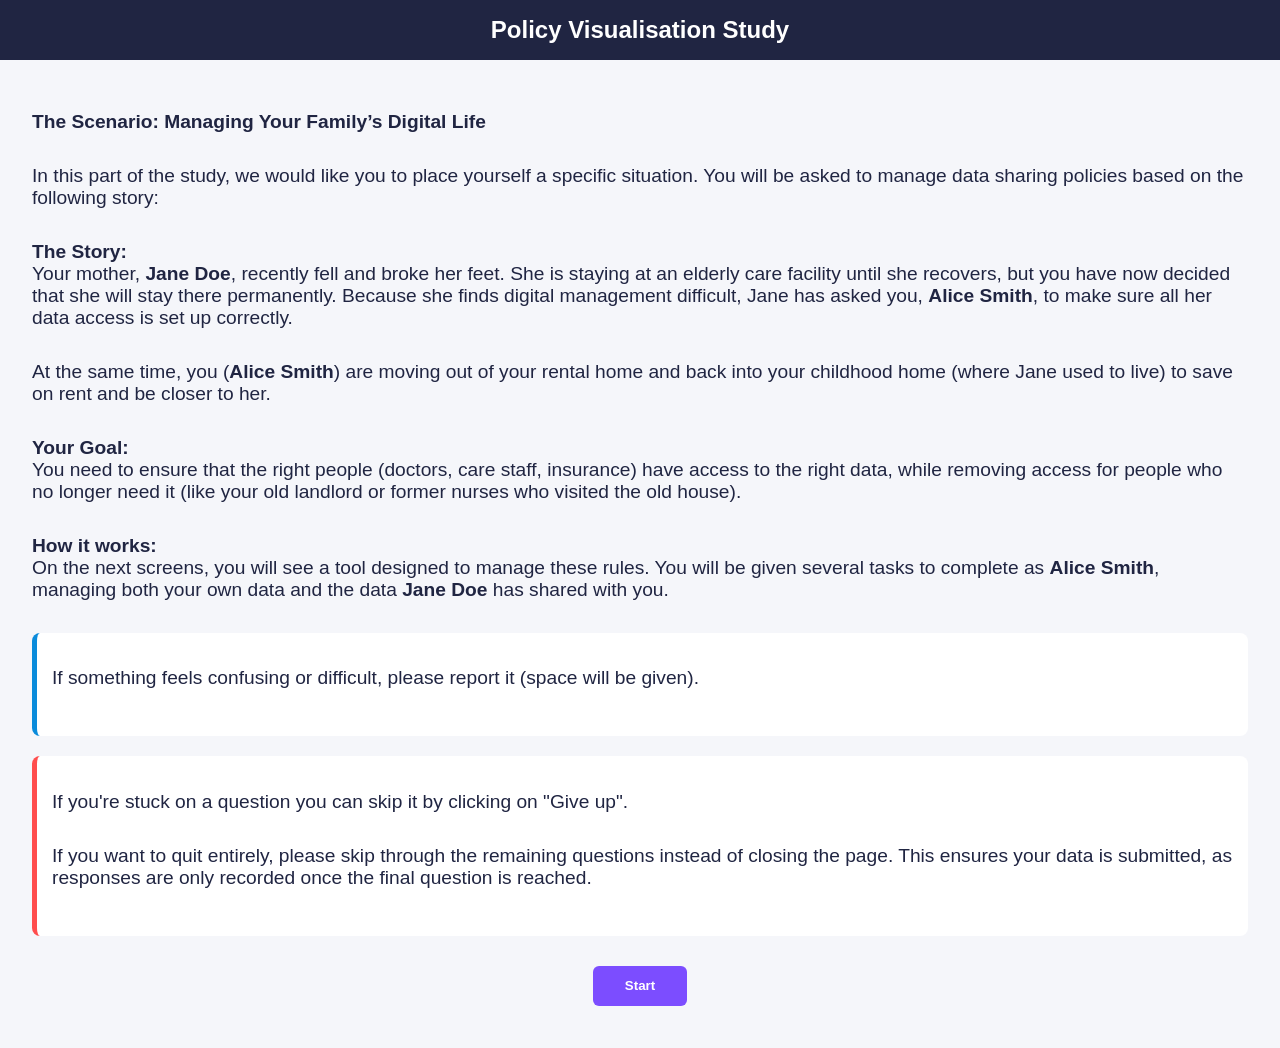
<file: index.html>
<!DOCTYPE html>
<html lang="en">
<head>
<meta charset="UTF-8">
<meta name="viewport" content="width=device-width, initial-scale=1.0">
<title>Policy Visualisation Study</title>
<link rel="stylesheet" href="assets/css/global.css">
<link rel="icon" type="image/x-icon" href="assets/images/logo.png">
<script src="assets/js/landing.js" defer></script>
</head>
<body>

<header class="header">
    <div class="header-label">Policy Visualisation Study</div>
</header>

<main class="informative">
    <div id="introText">
    </div>
    <button id="startButton">Start</button>

</main>

</body>
</html>
</file>
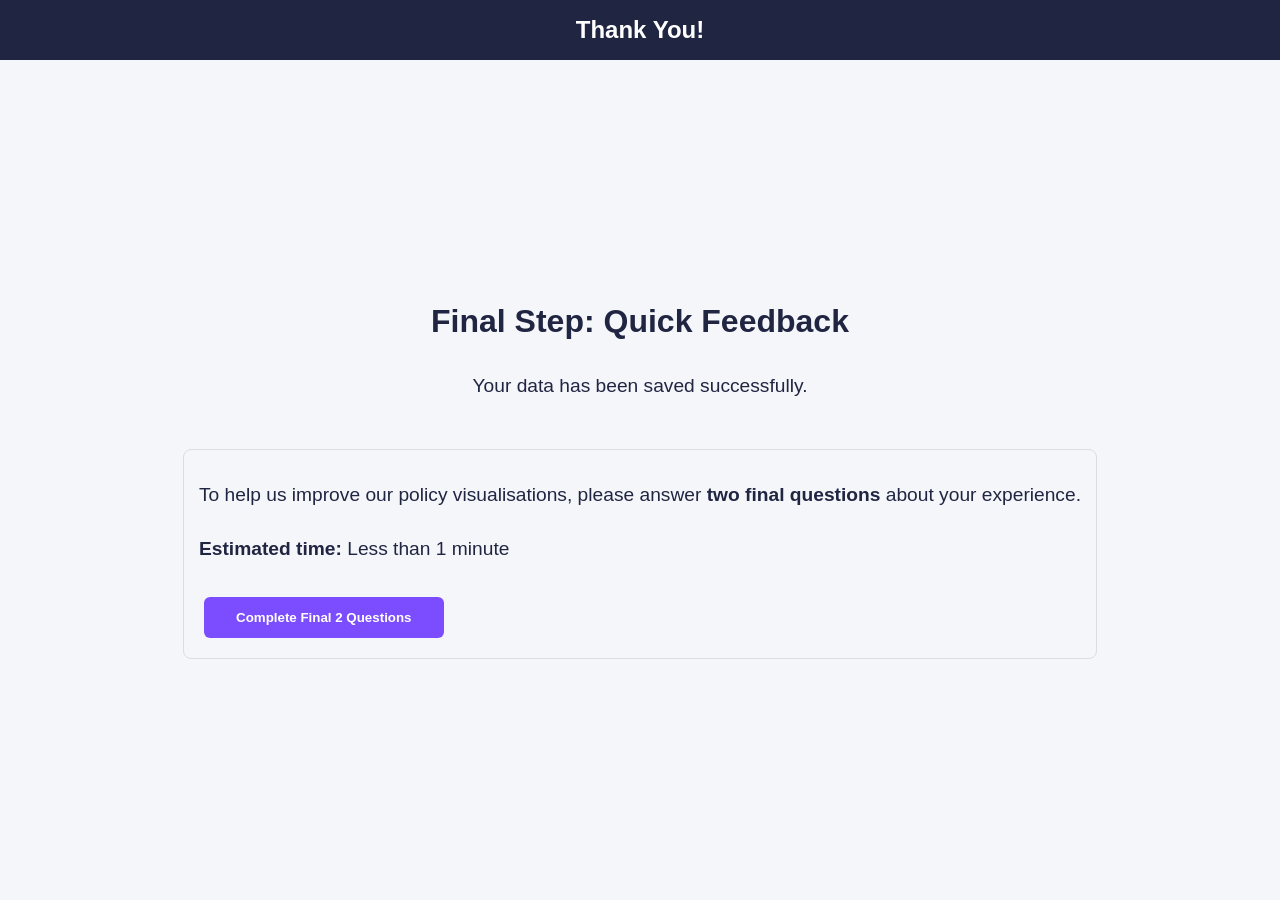
<file: final.html>
<!DOCTYPE html>
<html lang="en">
<head>
<meta charset="UTF-8">
<meta name="viewport" content="width=device-width, initial-scale=1.0">
<title>Policy Visualisation Study - Thank You</title>
<link rel="stylesheet" href="assets/css/global.css">
<link rel="icon" type="image/x-icon" href="assets/images/logo.png">
<script src="assets/js/final.js" defer></script>
</head>
<body>

<!-- Header -->
<header class="header">
    <div class="header-label">Thank You!</div>
</header>

<!-- Main content -->
<main class="informative">
    <h1 id="thankYouHeader">Thank you for participating!</h1>
    <p id="thankYouSubtext">We appreciate your time and effort in completing the study.</p>
    
    <div class="survey-box" style="margin: 20px 0; padding: 15px; border: 1px solid #ddd; border-radius: 8px;">
        <p id="surveyInstruction">You’re almost done! Please answer <b>two final questions</b> about your experience.</p>
        <p><strong id="timeLabel">Estimated time:</strong> <span id="timeValue">Less than 1 minute</span></p>
        <button id="qualtricsButton" class="cta-button">Complete Final 2 Questions</button>
    </div>
</main>

</body>
</html>
</file>
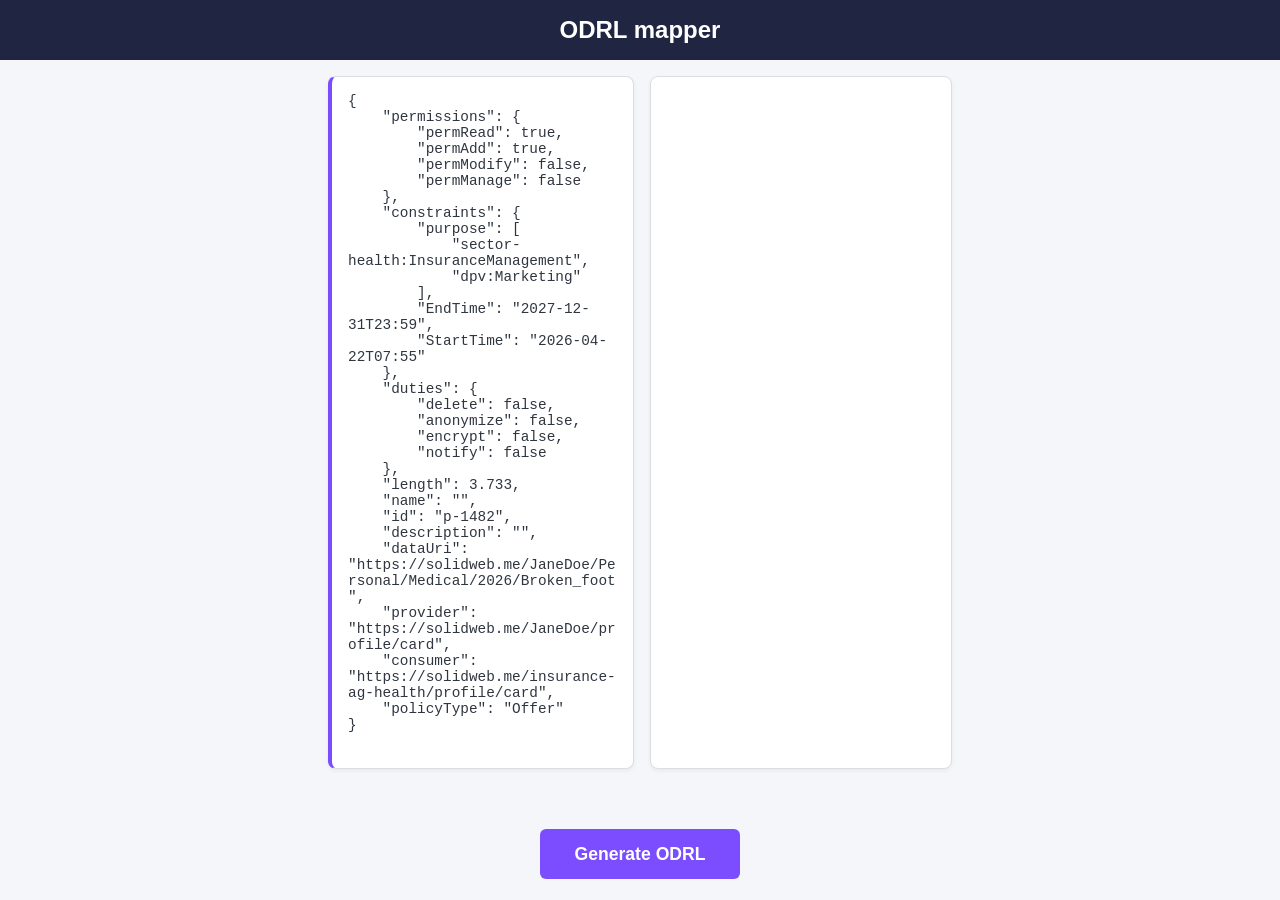
<file: odrlMapper.html>
<!DOCTYPE html>
<html lang="en">
<head>
<meta charset="UTF-8">
<meta name="viewport" content="width=device-width, initial-scale=1.0">
<title>ODRL mapper</title>
<link rel="stylesheet" href="assets/css/global.css">
<link rel="icon" type="image/x-icon" href="assets/images/logo.png">
<script src="assets/js/mapODRL.js" defer></script>
</head>
<body>

<header class="header">
    <div class="header-label">ODRL mapper</div>
</header>

<main id="odrlMapper">
    <div class="single-line">
        <textarea id="simpleformat" placeholder="Paste your JSON here...">{
    "permissions": {
        "permRead": true,
        "permAdd": true,
        "permModify": false,
        "permManage": false
    },
    "constraints": {
        "purpose": [
            "sector-health:InsuranceManagement",
            "dpv:Marketing"
        ],
        "EndTime": "2027-12-31T23:59",
        "StartTime": "2026-04-22T07:55"
    },
    "duties": {
        "delete": false,
        "anonymize": false,
        "encrypt": false,
        "notify": false
    },
    "length": 3.733,
    "name": "",
    "id": "p-1482",
    "description": "",
    "dataUri": "https://solidweb.me/JaneDoe/Personal/Medical/2026/Broken_foot",
    "provider": "https://solidweb.me/JaneDoe/profile/card",
    "consumer": "https://solidweb.me/insurance-ag-health/profile/card",
    "policyType": "Offer"
}</textarea>
        
        <div id="odrl-container">
            <pre id="odrl"></pre>
        </div>
    </div>

    <button id="generate">Generate ODRL</button>
</main>
</body>
</html>
</file>
<file: assets/css/global.css>
html, body {
    height: 100%;
    margin: 0;
    font-family: 'Lato', Arial, sans-serif;
    background-color: #f5f6fa;
    color: #202542;
}

body {
    display: flex;
    flex-direction: column;
}

/* -----  Header ----- */
.header {
    position: sticky;
    top: 0;
    z-index: 100;
    background-color: #202542;
    color: #fff;
    padding: 1rem 2rem;
    text-align: center;
}
.header-label {
    font-weight: bold;
    font-size: 1.5rem;
}

/* -----  Task Layout ----- */
.task-layout {
    display: flex;
    flex-grow: 1;
    gap: 2vw;
    padding: 1rem 2rem;
    min-height: 0;
}

.sidebar, .main-content{
    flex-shrink: 0;
    background-color: #fff;
    border-radius: 8px;
    box-shadow: 0 2px 6px rgba(0,0,0,0.1);
    padding: 1.5rem;
    overflow-y: auto;
    min-height: 0;
    padding-bottom: 80px;
}

/* -----  Sidebar ----- */
.sidebar {
    width: 20vw;
}
.sidebar-inner {
    display: flex;
    flex-direction: column;
}
.sidebar h2 {
    margin-bottom: 1rem;
}
.sidebar p, .sidebar ul {
    margin-bottom: 1rem;
}
.sidebar ul li {
    margin-left: 1.2rem;
}
.sidebar label {
    display: block;
    margin-top: 1rem;
    margin-bottom: 0.5rem;
    font-weight: bold;
}
/*.sidebar select {
    width: 100%;
    padding: 0.4rem;
    border-radius: 4px;
    border: 1px solid #ccc;
    height: 120px;
}*/
.sidebar button {
    margin-top: 1rem;
    width: 100%;
    padding: 0.6rem;
    background-color: #7C4DFF;
    color: #fff;
    border: none;
    border-radius: 6px;
    font-weight: bold;
    cursor: pointer;
}
.sidebar button:hover {
    background-color: #6d3dee;
}

/* -----  Main Content ----- */
.main-content{
    width: 67vw;
}

/* -----  Index and final page ----- */
main.informative {
    display: flex;
    flex-direction: column;
    justify-content: center;
    align-items: center;
    flex-grow: 1;
    padding: 2rem;
    box-sizing: border-box;
}

#odrlMapper{
    display: flex;
    flex-direction: column;
    justify-content: center;
    align-items: center;
    flex-grow: 1;
    padding: 2rem;
    box-sizing: border-box; 
}

main.informative h1 {
    font-size: 2rem;
    margin-bottom: 1rem;
}

main.informative p {
    font-size: 1.2rem;
    margin-bottom: 2rem;
}

button {
    padding: 0.8rem 2rem;
    background-color: #7C4DFF;
    color: #fff;
    border: none;
    border-radius: 6px;
    font-weight: bold;
    cursor: pointer;
    width: fit-content;
    margin: 5px;
}
button:hover {
    background-color: #6d3dee;
}

.single-line {
    display: flex;
    gap: 1rem;
    flex: 1;
    min-height: 0;
    min-width: 50%;
}

.single-line > div {
    flex: 1;
    display: flex;
    flex-direction: column;
}

/* -----  Footer ----- */
.footer-nav {
    height: 60px;
    position: sticky;
    bottom: 0;
    z-index: 100;
    display: flex;
    align-items: center;
    justify-content: space-between;
    padding: 1rem 2rem;
    background-color: #fff;
    border-top: 2px solid #e0e0e0;
}
.footer-nav button {
    padding: 0.6rem 1.2rem;
    background-color: #7C4DFF;
    color: #fff;
    border: none;
    border-radius: 6px;
    font-weight: bold;
    cursor: pointer;
    transition: all 0.2s ease;
}

.footer-nav button:hover{
    background-color: #6d3dee;
}

.footer-nav button:disabled {
    opacity: 0.5;
    cursor: not-allowed;
}

/* -----  Progress Bar ----- */
.progress-bar {
    display: flex;
    flex-grow: 1;
    height: 10px;
    background-color: #e0e0e0;
    border-radius: 5px;
    overflow: hidden;
    margin-right: 1rem;
}
.progress-fill {
    width: 0%;
    height: 100%;
    background-color: #7C4DFF;
    transition: width 0.3s ease, background-color 0.3s ease;
}
.progress-new{
    width: 0%;
    height: 100%;
    background-color: #28a745;
    transition: width 0.3s ease, background-color 0.3s ease;
    position: relative;
}
.progress-skip{
    width: 0%;
    height: 100%;
    background-color: #ff4d4d;
    transition: width 0.3s ease, background-color 0.3s ease;
    position: relative;
}

/* -----  Links ----- */
a {
    color: inherit;
    text-decoration: none;
}
a:hover {
    text-decoration: underline;
}

/* ----- Review Scale ----- */

#review .review-labels {
    display: flex;
    justify-content: space-between;
    margin-bottom: 1rem;
    font-weight: bold;
    color: #202542;
}

#review .review-scale {
    display: flex;
    justify-content: space-between;
    padding: 0 0.5rem;
}

#review .review-scale label {
    display: flex;
    flex-direction: column;
    align-items: center;
    cursor: pointer;
    font-size: 0.9rem;
    color: #202542;
}

#review .review-scale input[type="radio"] {
    appearance: none;
    width: 18px;
    height: 18px;
    border: 2px solid #7C4DFF;
    border-radius: 50%;
    margin-bottom: 6px;
    cursor: pointer;
    transition: 0.2s ease;
}

#review .review-scale input[type="radio"]:checked {
    background-color: #7C4DFF;
}

#review .review-scale span {
    font-size: 0.85rem;
    color: #555;
}

/* -----  Smaller Screens ----- */
@media (max-width: 900px) {
    .task-layout {
        flex-direction: column;
        min-height: auto;
    }
    .sidebar, .main-content {
        min-height: auto;
        padding-bottom: 20px;
    }
    .sidebar {
        width: 100%;
    }
    main.informative {
        margin: 1rem;
        padding: 2rem;
    }
}

/* make TS style match other fiels */
.ts-control {
    border: 1px solid #b8b8cc !important; 
    border-radius: 8px !important;
    padding: 0.7rem 0.9rem !important;
    background-color: #fafaff !important;
    box-sizing: border-box;
    font-size: 1rem;
    color: #1f243d;
    box-shadow: none !important;
}

.ts-dropdown {
    border-radius: 8px !important;
    border: 1px solid #b8b8cc !important;
    overflow: hidden;
}

.ts-wrapper.focus .ts-control {
    outline: none !important;
    border-color: #7C4DFF !important;
    box-shadow: 0 0 0 2px rgba(124,77,255,0.2) !important;
}

.ts-control .item {
    background-color: #7C4DFF !important;
    color: white !important;
    border: none !important;
    border-radius: 4px !important;
}

.ts-dropdown .optgroup-header {
    letter-spacing: 0.05rem;
    font-weight: 800 !important;
    border-bottom: 2px dotted #b8b8cc;
    margin-bottom: 4px;
}

.ts-dropdown .optgroup {
    border-bottom: 1px solid #eee;
    padding-bottom: 8px;
}

.ts-dropdown .optgroup:last-child {
    border-bottom: none;
}

.params-container {
    margin-top: 20px;
    padding-top: 15px;
    border-top: 2px solid #eee;
}

.params-title {
    font-size: 0.85rem;
    font-weight: bold;
    color: #202542;
    margin-bottom: 12px;
}

.param-item {
    position: relative;
    background: #ffffff;
    border: 1px solid #ddd;
    border-left: 4px solid #7C4DFF; /* Visual cue for interactive items */
    border-radius: 6px;
    padding: 10px 12px;
    margin-bottom: 10px;
    cursor: pointer;
    display: flex;
    flex-direction: column; /* Stack label over value */
    gap: 4px;
    transition: all 0.2s ease;
}

.param-item:hover {
    background: #f8f7ff;
    border-color: #7C4DFF;
    transform: translateX(2px); /* Subtle "lift" on hover */
}

.param-label {
    font-size: 0.7rem;
    font-weight: 800;
    color: #666;
    text-transform: uppercase;
    letter-spacing: 0.05rem;
}

.param-value {
    font-family: 'Courier New', monospace;
    font-size: 0.8rem;
    color: #111;
    word-break: break-all; /* THE FIX: Forces long URLs to wrap */
    white-space: normal;
    line-height: 1.4;
    background: none;
    padding: 0;
}

.copy-status {
    position: absolute;
    top: 8px;
    right: 8px;
    background: #10b981;
    color: white;
    font-size: 0.65rem;
    padding: 2px 6px;
    border-radius: 4px;
    opacity: 0;
    pointer-events: none;
    transition: all 0.2s ease;
    transform: translateY(4px);
}

.copy-status.visible {
    opacity: 1;
    transform: translateY(0);
}

#summary-display { border: 2px solid #7C4DFF; border-radius: 8px; padding: 20px; background: #fff; margin-top: 10px; }
.summary-title { font-weight: bold; color: #7C4DFF; margin-bottom: 10px; border-bottom: 1px solid #eee; padding-bottom: 5px; }

#startButton{
    margin: 10px;
}

#nextButton{
    background-color: #28a745;
    margin: 10px;
}

#nextButton:disabled, #skipButton:disabled{
    background-color: #7C4DFF;
}

#skipButton{
    background-color: #ff4d4d;
}

i{
    font-size: 0.8em;
}

#odrlMapper {
    display: flex;
    flex-direction: column;
    height: calc(100vh - 60px); /* Subtracts header height */
    padding: 1rem;
    box-sizing: border-box;
    gap: 1rem;
}

#simpleformat, #odrl-container {
    flex: 1;
    height: 90%;
    background-color: #ffffff;
    border: 1px solid #dcdde1;
    border-radius: 8px;
    padding: 1rem;
    font-family: 'Fira Code', 'Courier New', monospace;
    font-size: 0.9rem;
    box-shadow: 0 2px 4px rgba(0,0,0,0.05);
    overflow: auto;
}

#simpleformat {
    resize: none;
    outline: none;
    color: #2f3640;
    border-left: 4px solid #7C4DFF;
}

#simpleformat:focus {
    border-color: #7C4DFF;
}

#odrl {
    margin: 0;
    white-space: pre-wrap;
    word-wrap: break-word;
    color: #202542;
}

#generate {
    width: 200px;
    height: 50px;
    font-size: 1.1rem;
    transition: transform 0.1s ease;
}

#generate:active {
    transform: scale(0.98);
}
</file>
